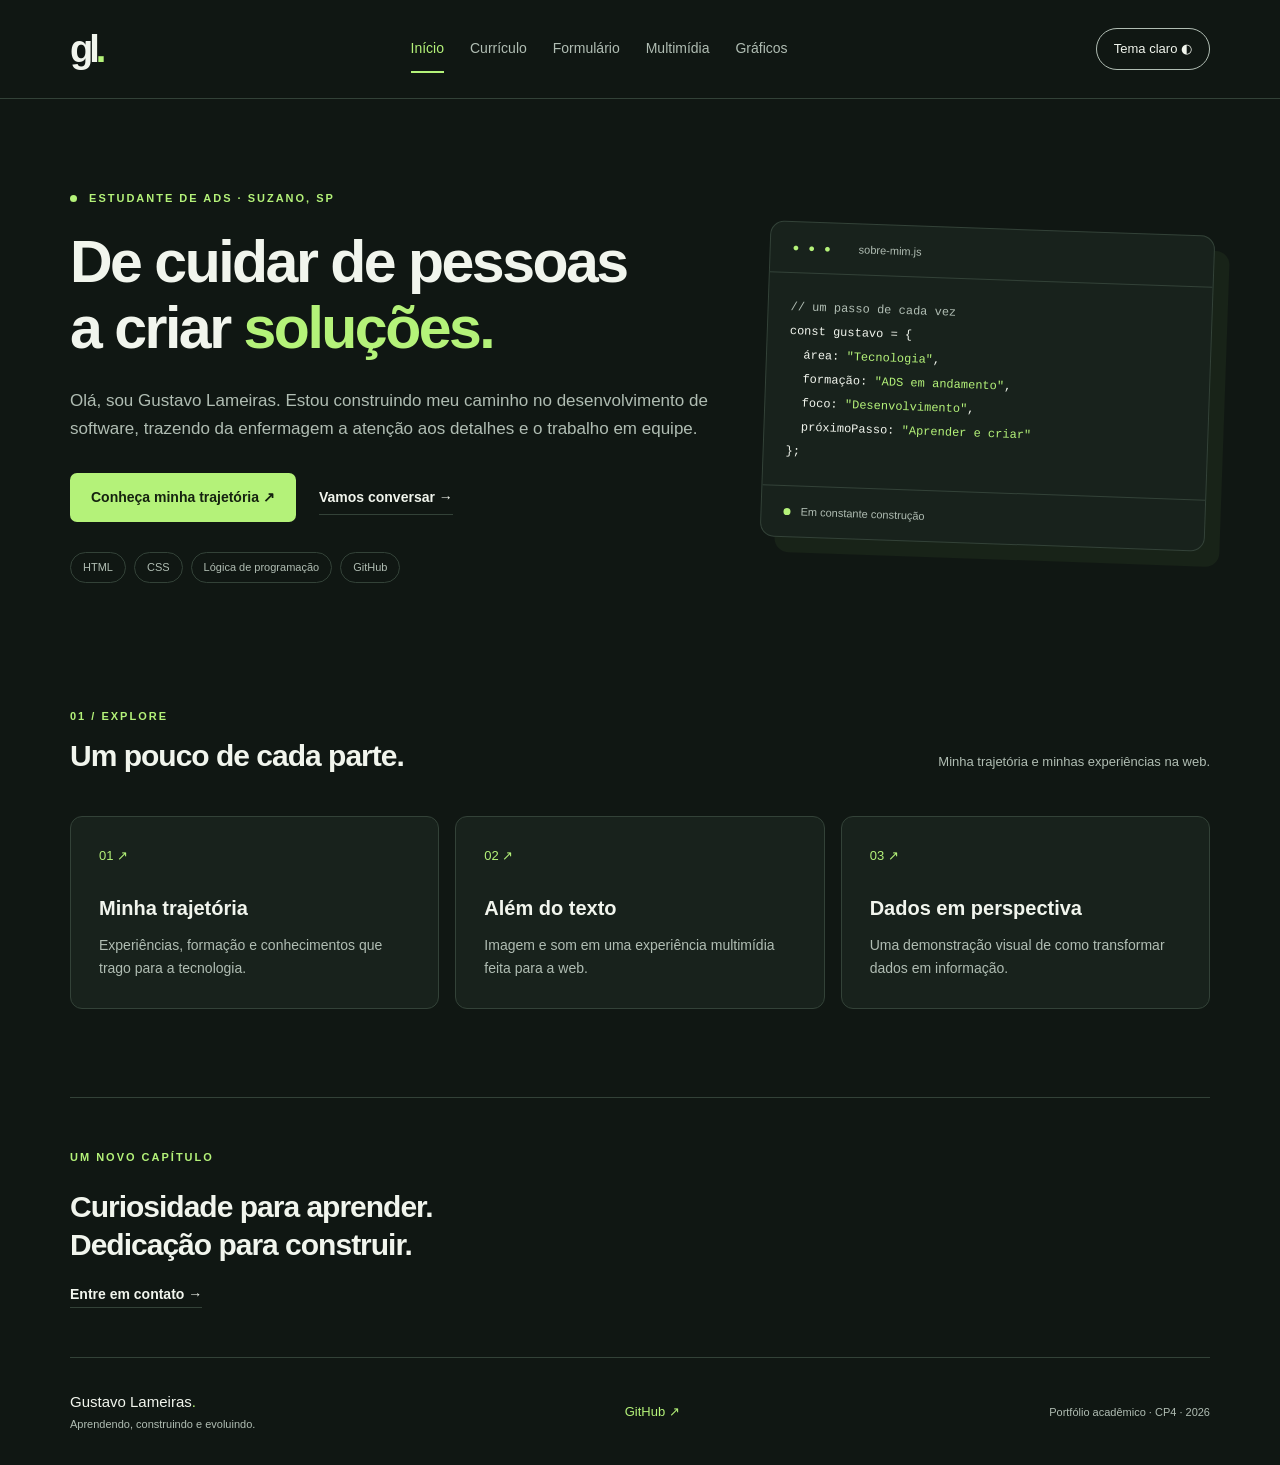
<file: index.html>
<!DOCTYPE html>
<html lang="pt-BR">
<head>
<meta charset="UTF-8">
<meta name="viewport" content="width=device-width, initial-scale=1.0">
<meta name="description" content="Portfólio acadêmico de Gustavo Lameiras: trajetória, estudos e experiências em desenvolvimento web.">
<meta name="color-scheme" content="dark light">
<title>Início | Gustavo Lameiras</title>
<link rel="icon" href="assets/favicon.svg" type="image/svg+xml">
<link rel="stylesheet" href="css/vendor/bootstrap-grid.min.css">
<link rel="stylesheet" href="css/estilos.css?v=cp4">
<script src="js/scripts.js" defer>
</script>
</head>
<body>
<a class="skip" href="#conteudo">Pular para o conteúdo</a>
<header class="site-header">
<div class="wrap header-inner">
<a class="brand" href="index.html" aria-label="Gustavo Lameiras, início">gl<span>.</span>
</a>
<nav aria-label="Menu principal">
<a href="index.html" aria-current="page">Início</a>
<a href="curriculo.html" >Currículo</a>
<a href="formulario.html" >Formulário</a>
<a href="multimidia.html" >Multimídia</a>
<a href="graficos.html" >Gráficos</a>
</nav>
<button id="tema" class="theme" type="button" aria-pressed="false">Tema claro ◐</button>
</div>
</header>
<main tabindex="-1" id="conteudo" class="wrap">
<section class="hero">
<div>
<p class="eyebrow">
<span class="dot">
</span> ESTUDANTE DE ADS · SUZANO, SP</p>
<h1>De cuidar de pessoas<br>a criar <em>soluções.</em>
</h1>
<p class="lead">Olá, sou Gustavo Lameiras. Estou construindo meu caminho no desenvolvimento de software, trazendo da enfermagem a atenção aos detalhes e o trabalho em equipe.</p>
<div class="actions">
<a class="button" href="curriculo.html">Conheça minha trajetória ↗</a>
<a class="text-link" href="formulario.html">Vamos conversar →</a>
</div>
<div class="tags">
<span>HTML</span>
<span>CSS</span>
<span>Lógica de programação</span>
<span>GitHub</span>
</div>
</div>
<aside class="code-card" aria-label="Apresentação em formato de código ilustrativo">
<div class="code-top">
<span>● ● ●</span> sobre-mim.js</div>
<pre>
<span class="muted">// um passo de cada vez</span>
const gustavo = {
  área: <span class="accent">"Tecnologia"</span>,
  formação: <span class="accent">"ADS em andamento"</span>,
  foco: <span class="accent">"Desenvolvimento"</span>,
  próximoPasso: <span class="accent">"Aprender e criar"</span>
};</pre>
<div class="code-bottom">
<span class="dot">
</span> Em constante construção</div>
</aside>
</section>
<section class="section">
<div class="section-heading">
<div>
<p class="eyebrow">01 / EXPLORE</p>
<h2>Um pouco de cada parte.</h2>
</div>
<p class="muted">Minha trajetória e minhas experiências na web.</p>
</div>
<div class="row g-3 portfolio-cards">
<div class="col-12 col-md-4">
<a class="card" href="curriculo.html">
<span class="number">01 ↗</span>
<h3>Minha trajetória</h3>
<p>Experiências, formação e conhecimentos que trago para a tecnologia.</p>
</a>
</div>
<div class="col-12 col-md-4">
<a class="card" href="multimidia.html">
<span class="number">02 ↗</span>
<h3>Além do texto</h3>
<p>Imagem e som em uma experiência multimídia feita para a web.</p>
</a>
</div>
<div class="col-12 col-md-4">
<a class="card" href="graficos.html">
<span class="number">03 ↗</span>
<h3>Dados em perspectiva</h3>
<p>Uma demonstração visual de como transformar dados em informação.</p>
</a>
</div>
</div>
</section>
<section class="callout">
<p class="eyebrow">UM NOVO CAPÍTULO</p>
<h2>Curiosidade para aprender.<br>Dedicação para construir.</h2>
<a class="text-link" href="formulario.html">Entre em contato →</a>
</section>
</main>
<footer class="wrap footer">
<span>Gustavo Lameiras<span class="accent">.</span>
<small>Aprendendo, construindo e evoluindo.</small>
</span>
<a href="https://github.com/glameiras" target="_blank" rel="noopener noreferrer">GitHub ↗</a>
<small>Portfólio acadêmico · CP4 · 2026</small>
</footer>
<p id="storage-status" class="wrap muted" role="status">
</p>
</body>
</html>
</file>
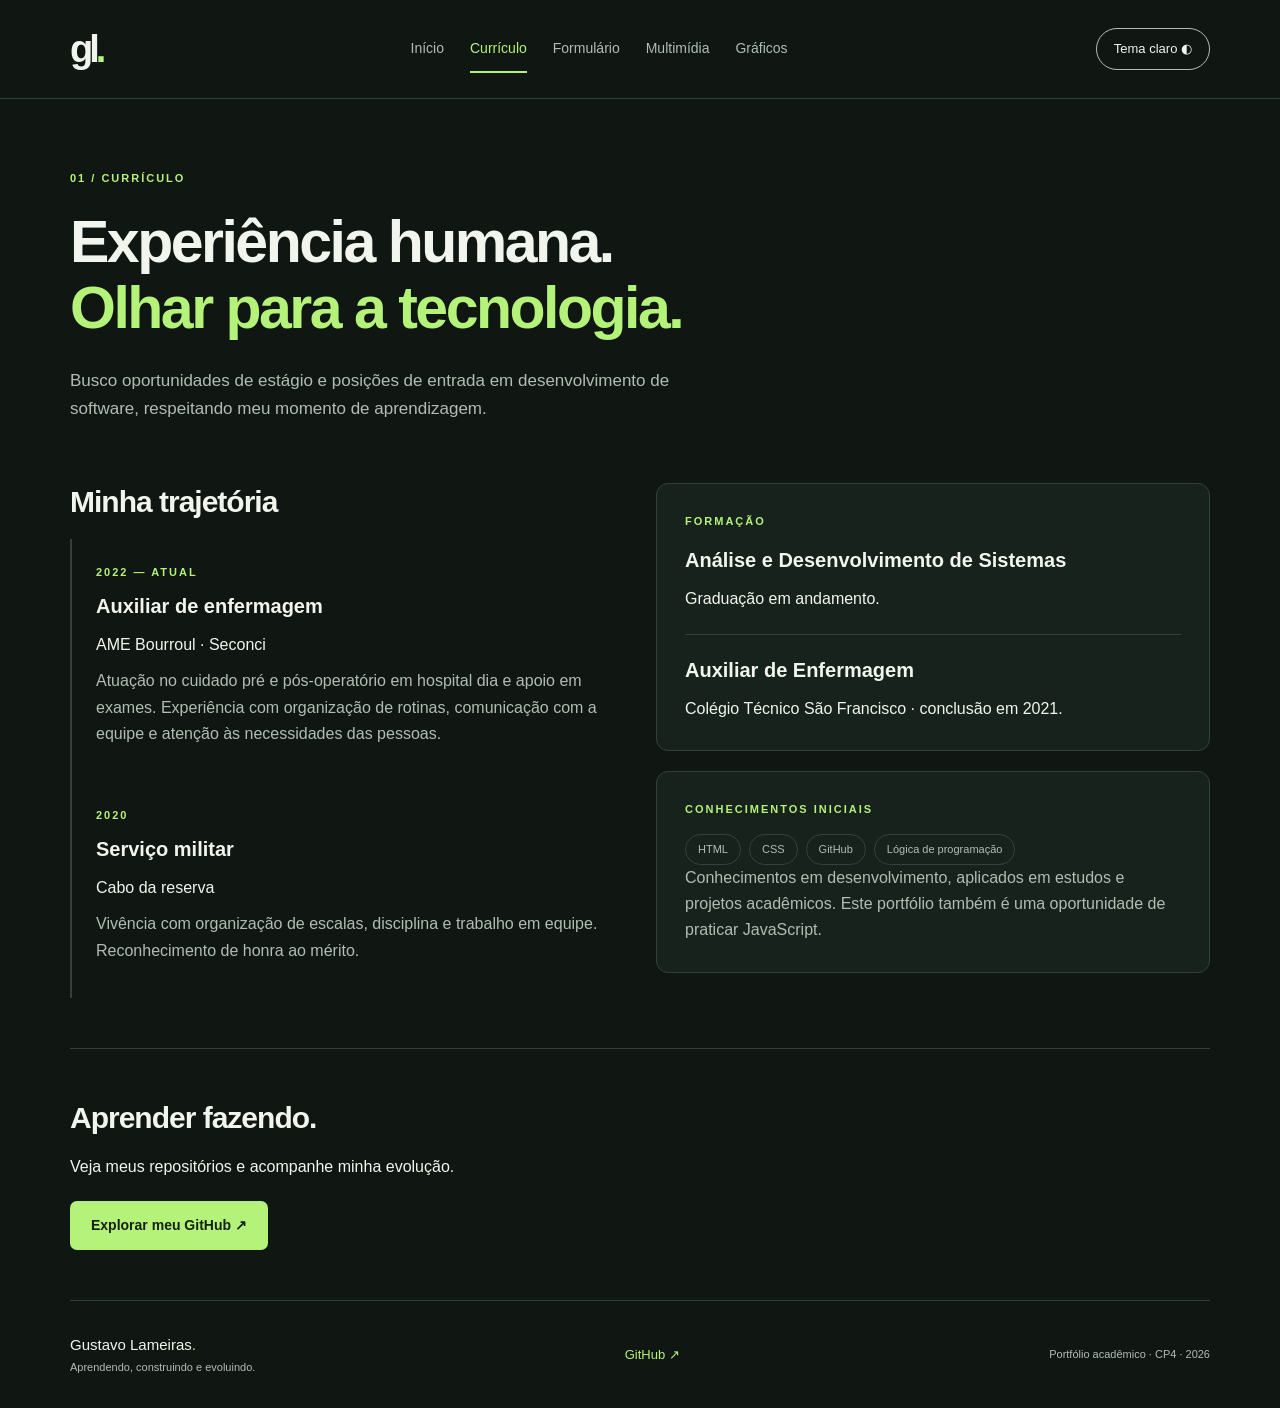
<file: curriculo.html>
<!DOCTYPE html>
<html lang="pt-BR">
<head>
<meta charset="UTF-8">
<meta name="viewport" content="width=device-width, initial-scale=1.0">
<meta name="description" content="Portfólio acadêmico de Gustavo Lameiras: trajetória, estudos e experiências em desenvolvimento web.">
<meta name="color-scheme" content="dark light">
<title>Currículo | Gustavo Lameiras</title>
<link rel="icon" href="assets/favicon.svg" type="image/svg+xml">
<link rel="stylesheet" href="css/vendor/bootstrap-grid.min.css">
<link rel="stylesheet" href="css/estilos.css?v=cp4">
<script src="js/scripts.js" defer>
</script>
</head>
<body>
<a class="skip" href="#conteudo">Pular para o conteúdo</a>
<header class="site-header">
<div class="wrap header-inner">
<a class="brand" href="index.html" aria-label="Gustavo Lameiras, início">gl<span>.</span>
</a>
<nav aria-label="Menu principal">
<a href="index.html" >Início</a>
<a href="curriculo.html" aria-current="page">Currículo</a>
<a href="formulario.html" >Formulário</a>
<a href="multimidia.html" >Multimídia</a>
<a href="graficos.html" >Gráficos</a>
</nav>
<button id="tema" class="theme" type="button" aria-pressed="false">Tema claro ◐</button>
</div>
</header>
<main tabindex="-1" id="conteudo" class="wrap">
<section class="page-intro">
<p class="eyebrow">01 / CURRÍCULO</p>
<h1>Experiência humana.<br>
<em>Olhar para a tecnologia.</em>
</h1>
<p class="lead">Busco oportunidades de estágio e posições de entrada em desenvolvimento de software, respeitando meu momento de aprendizagem.</p>
</section>
<div class="two-columns">
<section>
<h2>Minha trajetória</h2>
<article class="timeline">
<p class="eyebrow">2022 — ATUAL</p>
<h3>Auxiliar de enfermagem</h3>
<p>AME Bourroul · Seconci</p>
<p class="muted">Atuação no cuidado pré e pós-operatório em hospital dia e apoio em exames. Experiência com organização de rotinas, comunicação com a equipe e atenção às necessidades das pessoas.</p>
</article>
<article class="timeline">
<p class="eyebrow">2020</p>
<h3>Serviço militar</h3>
<p>Cabo da reserva</p>
<p class="muted">Vivência com organização de escalas, disciplina e trabalho em equipe. Reconhecimento de honra ao mérito.</p>
</article>
</section>
<aside>
<section class="panel">
<p class="eyebrow">FORMAÇÃO</p>
<h3>Análise e Desenvolvimento de Sistemas</h3>
<p>Graduação em andamento.</p>
<hr>
<h3>Auxiliar de Enfermagem</h3>
<p>Colégio Técnico São Francisco · conclusão em 2021.</p>
</section>
<section class="panel">
<p class="eyebrow">CONHECIMENTOS INICIAIS</p>
<div class="tags">
<span>HTML</span>
<span>CSS</span>
<span>GitHub</span>
<span>Lógica de programação</span>
</div>
<p class="muted">Conhecimentos em desenvolvimento, aplicados em estudos e projetos acadêmicos. Este portfólio também é uma oportunidade de praticar JavaScript.</p>
</section>
</aside>
</div>
<section class="callout">
<h2>Aprender fazendo.</h2>
<p>Veja meus repositórios e acompanhe minha evolução.</p>
<a class="button" href="https://github.com/glameiras" target="_blank" rel="noopener noreferrer">Explorar meu GitHub ↗</a>
</section>
</main>
<footer class="wrap footer">
<span>Gustavo Lameiras<span class="accent">.</span>
<small>Aprendendo, construindo e evoluindo.</small>
</span>
<a href="https://github.com/glameiras" target="_blank" rel="noopener noreferrer">GitHub ↗</a>
<small>Portfólio acadêmico · CP4 · 2026</small>
</footer>
<p id="storage-status" class="wrap muted" role="status">
</p>
</body>
</html>
</file>
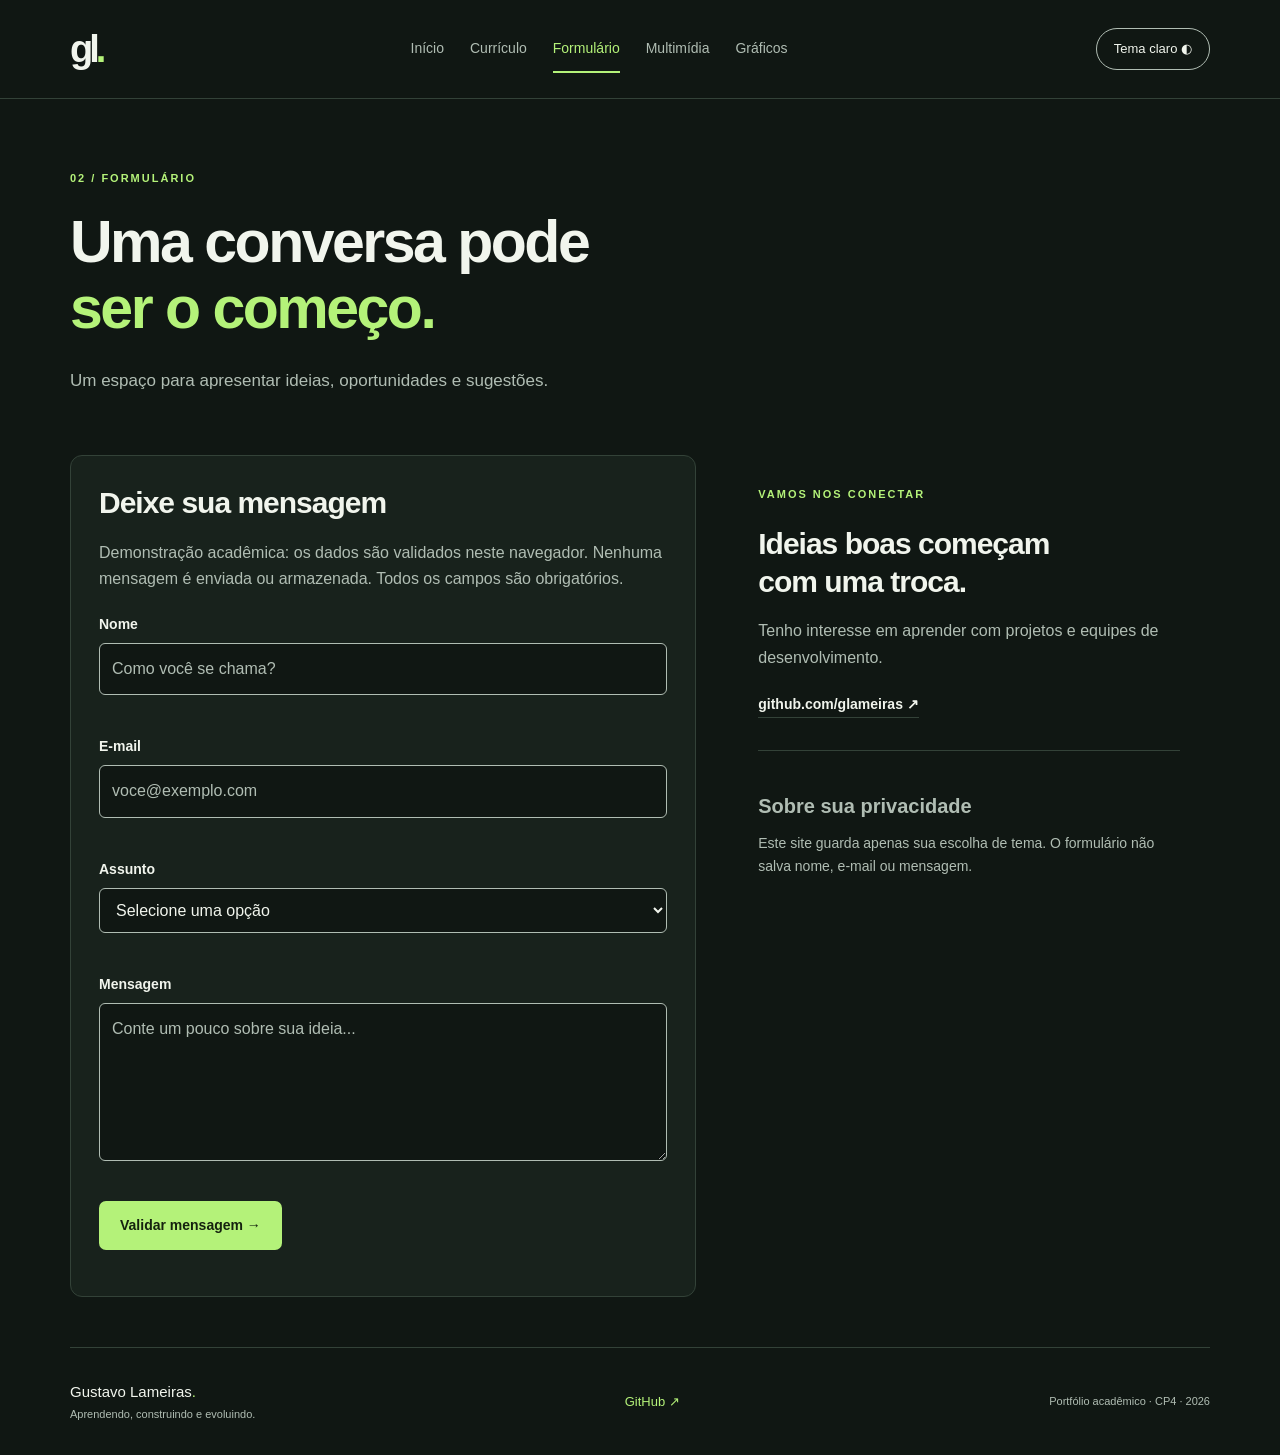
<file: formulario.html>
<!DOCTYPE html>
<html lang="pt-BR">
<head>
<meta charset="UTF-8">
<meta name="viewport" content="width=device-width, initial-scale=1.0">
<meta name="description" content="Portfólio acadêmico de Gustavo Lameiras: trajetória, estudos e experiências em desenvolvimento web.">
<meta name="color-scheme" content="dark light">
<title>Formulário | Gustavo Lameiras</title>
<link rel="icon" href="assets/favicon.svg" type="image/svg+xml">
<link rel="stylesheet" href="css/vendor/bootstrap-grid.min.css">
<link rel="stylesheet" href="css/estilos.css?v=cp4">
<script src="js/scripts.js" defer>
</script>
</head>
<body>
<a class="skip" href="#conteudo">Pular para o conteúdo</a>
<header class="site-header">
<div class="wrap header-inner">
<a class="brand" href="index.html" aria-label="Gustavo Lameiras, início">gl<span>.</span>
</a>
<nav aria-label="Menu principal">
<a href="index.html" >Início</a>
<a href="curriculo.html" >Currículo</a>
<a href="formulario.html" aria-current="page">Formulário</a>
<a href="multimidia.html" >Multimídia</a>
<a href="graficos.html" >Gráficos</a>
</nav>
<button id="tema" class="theme" type="button" aria-pressed="false">Tema claro ◐</button>
</div>
</header>
<main tabindex="-1" id="conteudo" class="wrap">
<section class="page-intro">
<p class="eyebrow">02 / FORMULÁRIO</p>
<h1>Uma conversa pode<br>
<em>ser o começo.</em>
</h1>
<p class="lead">Um espaço para apresentar ideias, oportunidades e sugestões.</p>
</section>
<div class="two-columns form-layout">
<section class="panel">
<h2>Deixe sua mensagem</h2>
<p class="muted" id="form-note">Demonstração acadêmica: os dados são validados neste navegador. Nenhuma mensagem é enviada ou armazenada. Todos os campos são obrigatórios.</p>
<form id="contato" novalidate aria-describedby="form-note">
<label for="nome">Nome</label>
<input id="nome" name="nome" autocomplete="name" required minlength="2" maxlength="80" aria-describedby="erro-nome" placeholder="Como você se chama?">
<span class="error" id="erro-nome">
</span>
<label for="email">E-mail</label>
<input type="email" id="email" name="email" autocomplete="email" required maxlength="150" aria-describedby="erro-email" placeholder="voce@exemplo.com">
<span class="error" id="erro-email">
</span>
<label for="assunto">Assunto</label>
<select id="assunto" name="assunto" required aria-describedby="erro-assunto">
<option value="">Selecione uma opção</option>
<option>Oportunidade profissional</option>
<option>Projeto acadêmico</option>
<option>Sugestão ou dúvida</option>
</select>
<span class="error" id="erro-assunto">
</span>
<label for="mensagem">Mensagem</label>
<textarea id="mensagem" name="mensagem" rows="5" required minlength="10" maxlength="2000" aria-describedby="erro-mensagem" placeholder="Conte um pouco sobre sua ideia...">
</textarea>
<span class="error" id="erro-mensagem">
</span>
<button class="button" type="submit">Validar mensagem →</button>
<p id="form-feedback" role="status" aria-live="polite">
</p>
</form>
</section>
<aside>
<p class="eyebrow">VAMOS NOS CONECTAR</p>
<h2>Ideias boas começam<br>com uma troca.</h2>
<p class="muted">Tenho interesse em aprender com projetos e equipes de desenvolvimento.</p>
<a class="text-link" href="https://github.com/glameiras" target="_blank" rel="noopener noreferrer">github.com/glameiras ↗</a>
<div class="small-note">
<h3>Sobre sua privacidade</h3>
<p>Este site guarda apenas sua escolha de tema. O formulário não salva nome, e-mail ou mensagem.</p>
</div>
</aside>
</div>
</main>
<footer class="wrap footer">
<span>Gustavo Lameiras<span class="accent">.</span>
<small>Aprendendo, construindo e evoluindo.</small>
</span>
<a href="https://github.com/glameiras" target="_blank" rel="noopener noreferrer">GitHub ↗</a>
<small>Portfólio acadêmico · CP4 · 2026</small>
</footer>
<p id="storage-status" class="wrap muted" role="status">
</p>
</body>
</html>
</file>
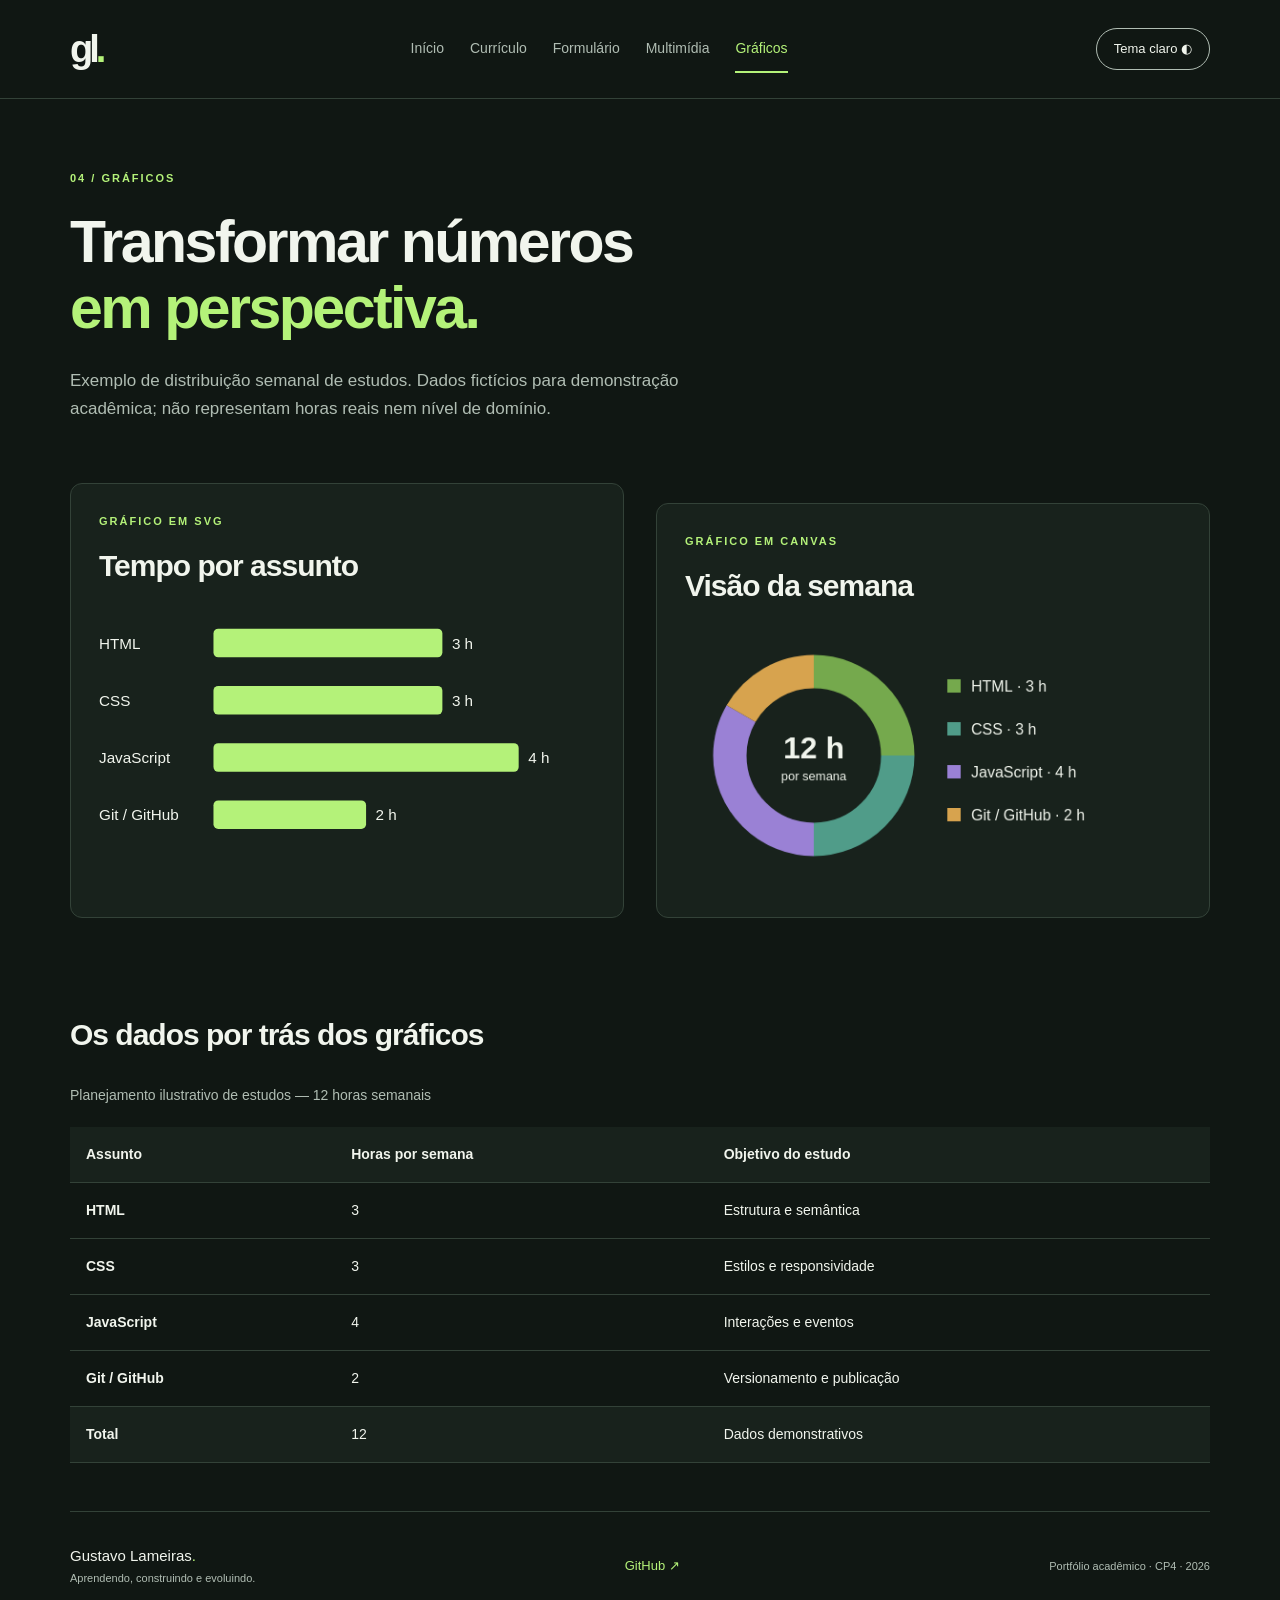
<file: graficos.html>
<!DOCTYPE html>
<html lang="pt-BR">
<head>
<meta charset="UTF-8">
<meta name="viewport" content="width=device-width, initial-scale=1.0">
<meta name="description" content="Portfólio acadêmico de Gustavo Lameiras: trajetória, estudos e experiências em desenvolvimento web.">
<meta name="color-scheme" content="dark light">
<title>Gráficos | Gustavo Lameiras</title>
<link rel="icon" href="assets/favicon.svg" type="image/svg+xml">
<link rel="stylesheet" href="css/vendor/bootstrap-grid.min.css">
<link rel="stylesheet" href="css/estilos.css?v=cp4">
<script src="js/scripts.js" defer>
</script>
</head>
<body>
<a class="skip" href="#conteudo">Pular para o conteúdo</a>
<header class="site-header">
<div class="wrap header-inner">
<a class="brand" href="index.html" aria-label="Gustavo Lameiras, início">gl<span>.</span>
</a>
<nav aria-label="Menu principal">
<a href="index.html" >Início</a>
<a href="curriculo.html" >Currículo</a>
<a href="formulario.html" >Formulário</a>
<a href="multimidia.html" >Multimídia</a>
<a href="graficos.html" aria-current="page">Gráficos</a>
</nav>
<button id="tema" class="theme" type="button" aria-pressed="false">Tema claro ◐</button>
</div>
</header>
<main tabindex="-1" id="conteudo" class="wrap">
<section class="page-intro">
<p class="eyebrow">04 / GRÁFICOS</p>
<h1>Transformar números<br>
<em>em perspectiva.</em>
</h1>
<p class="lead">Exemplo de distribuição semanal de estudos. Dados fictícios para demonstração acadêmica; não representam horas reais nem nível de domínio.</p>
</section>
<div class="two-columns">
<section class="panel">
<p class="eyebrow">GRÁFICO EM SVG</p>
<h2>Tempo por assunto</h2>
<svg class="bar-chart" viewBox="0 0 520 280" role="img" aria-labelledby="chart-title chart-desc">
<title id="chart-title">Horas de estudo por assunto</title>
<desc id="chart-desc">HTML: 3 horas. CSS: 3 horas. JavaScript: 4 horas. Git e GitHub: 2 horas.</desc>
<g fill="currentColor" font-size="16">
<text x="0" y="49">HTML</text>
<text x="0" y="109">CSS</text>
<text x="0" y="169">JavaScript</text>
<text x="0" y="229">Git / GitHub</text>
</g>
<g fill="var(--accent)">
<rect x="120" y="28" width="240" height="30" rx="5"/>
<rect x="120" y="88" width="240" height="30" rx="5"/>
<rect x="120" y="148" width="320" height="30" rx="5"/>
<rect x="120" y="208" width="160" height="30" rx="5"/>
</g>
<g fill="currentColor" font-size="16">
<text x="370" y="49">3 h</text>
<text x="370" y="109">3 h</text>
<text x="450" y="169">4 h</text>
<text x="290" y="229">2 h</text>
</g>
</svg>
</section>
<section class="panel">
<p class="eyebrow">GRÁFICO EM CANVAS</p>
<h2>Visão da semana</h2>
<canvas id="grafico" width="520" height="280" role="img" aria-label="Gráfico de rosca: HTML 3 horas, CSS 3 horas, JavaScript 4 horas, Git e GitHub 2 horas, total de 12 horas. Os mesmos dados estão na tabela abaixo.">Consulte os dados completos na tabela abaixo.</canvas>
</section>
</div>
<section class="section">
<h2>Os dados por trás dos gráficos</h2>
<div class="table-scroll">
<table>
<caption>Planejamento ilustrativo de estudos — 12 horas semanais</caption>
<thead>
<tr>
<th scope="col">Assunto</th>
<th scope="col">Horas por semana</th>
<th scope="col">Objetivo do estudo</th>
</tr>
</thead>
<tbody>
<tr>
<th scope="row">HTML</th>
<td>3</td>
<td>Estrutura e semântica</td>
</tr>
<tr>
<th scope="row">CSS</th>
<td>3</td>
<td>Estilos e responsividade</td>
</tr>
<tr>
<th scope="row">JavaScript</th>
<td>4</td>
<td>Interações e eventos</td>
</tr>
<tr>
<th scope="row">Git / GitHub</th>
<td>2</td>
<td>Versionamento e publicação</td>
</tr>
</tbody>
<tfoot>
<tr>
<th scope="row">Total</th>
<td>12</td>
<td>Dados demonstrativos</td>
</tr>
</tfoot>
</table>
</div>
</section>
</main>
<footer class="wrap footer">
<span>Gustavo Lameiras<span class="accent">.</span>
<small>Aprendendo, construindo e evoluindo.</small>
</span>
<a href="https://github.com/glameiras" target="_blank" rel="noopener noreferrer">GitHub ↗</a>
<small>Portfólio acadêmico · CP4 · 2026</small>
</footer>
<p id="storage-status" class="wrap muted" role="status">
</p>
</body>
</html>
</file>
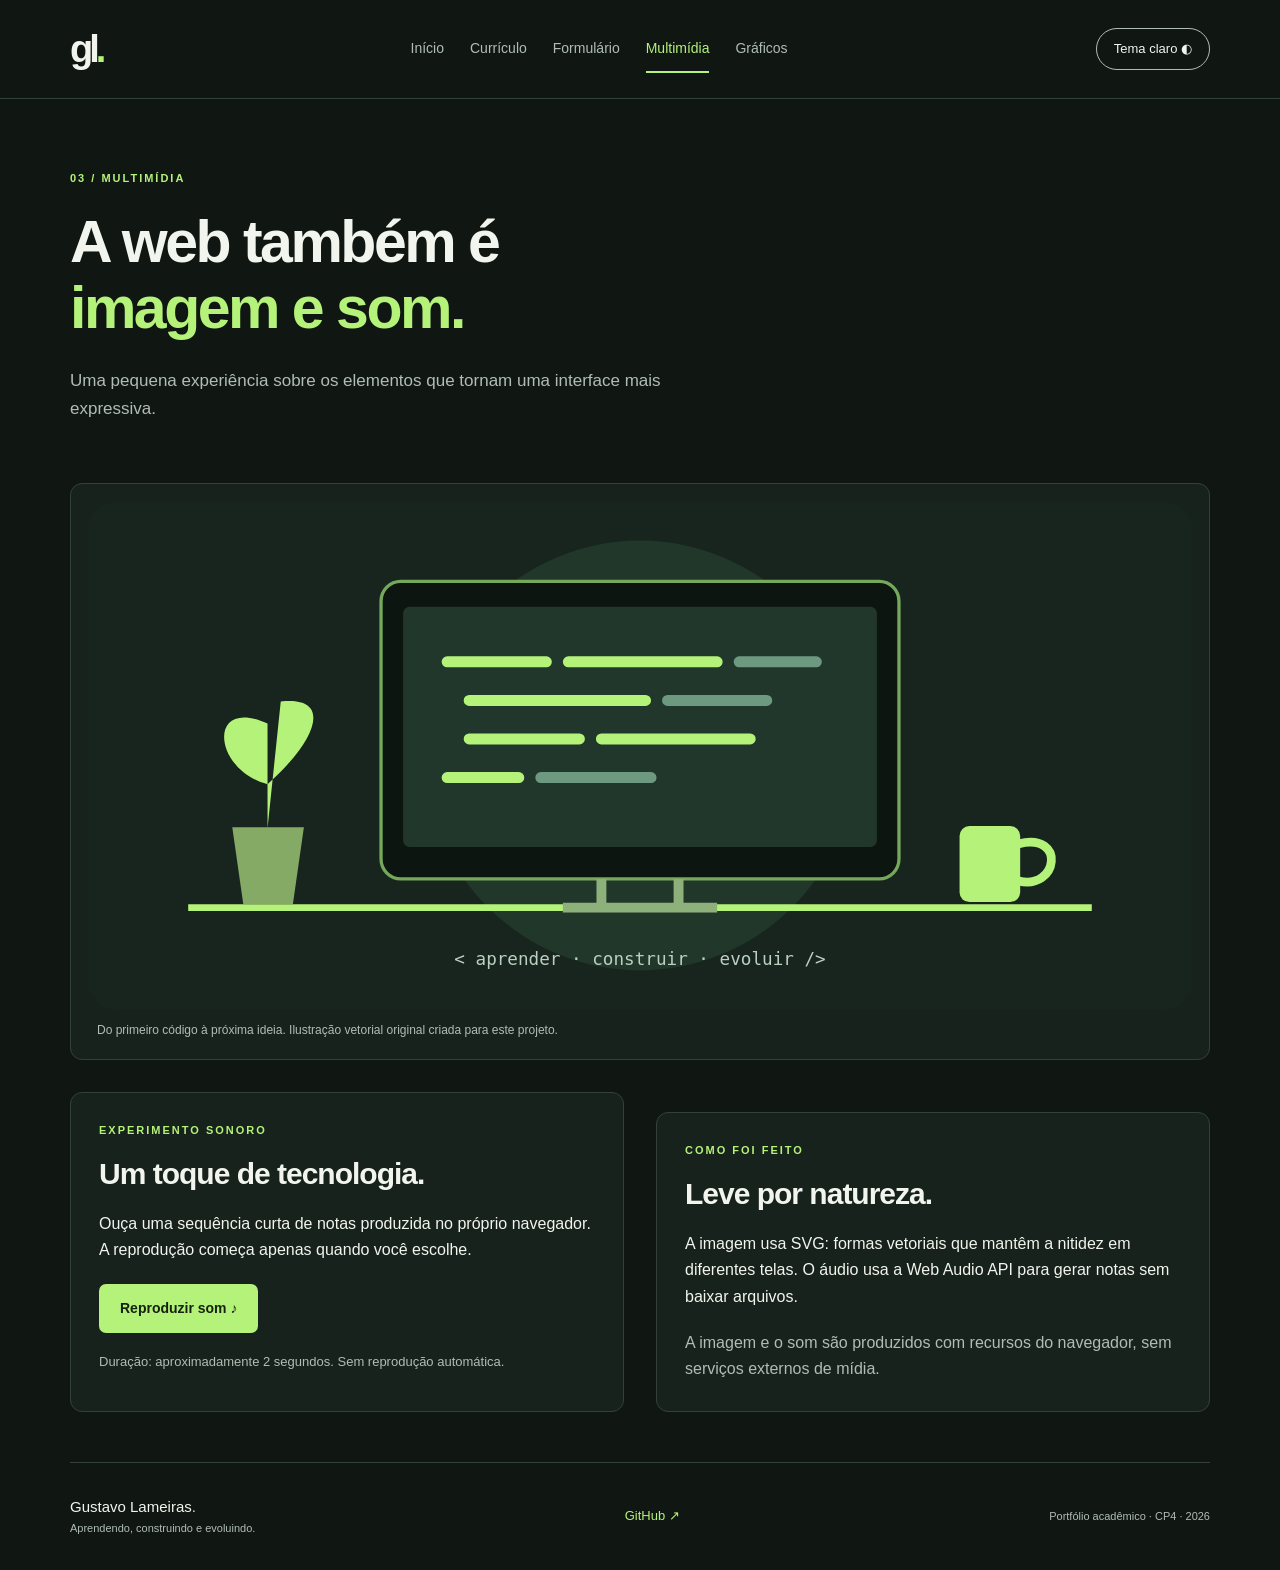
<file: multimidia.html>
<!DOCTYPE html>
<html lang="pt-BR">
<head>
<meta charset="UTF-8">
<meta name="viewport" content="width=device-width, initial-scale=1.0">
<meta name="description" content="Portfólio acadêmico de Gustavo Lameiras: trajetória, estudos e experiências em desenvolvimento web.">
<meta name="color-scheme" content="dark light">
<title>Multimídia | Gustavo Lameiras</title>
<link rel="icon" href="assets/favicon.svg" type="image/svg+xml">
<link rel="stylesheet" href="css/vendor/bootstrap-grid.min.css">
<link rel="stylesheet" href="css/estilos.css?v=cp4">
<script src="js/scripts.js" defer>
</script>
</head>
<body>
<a class="skip" href="#conteudo">Pular para o conteúdo</a>
<header class="site-header">
<div class="wrap header-inner">
<a class="brand" href="index.html" aria-label="Gustavo Lameiras, início">gl<span>.</span>
</a>
<nav aria-label="Menu principal">
<a href="index.html" >Início</a>
<a href="curriculo.html" >Currículo</a>
<a href="formulario.html" >Formulário</a>
<a href="multimidia.html" aria-current="page">Multimídia</a>
<a href="graficos.html" >Gráficos</a>
</nav>
<button id="tema" class="theme" type="button" aria-pressed="false">Tema claro ◐</button>
</div>
</header>
<main tabindex="-1" id="conteudo" class="wrap">
<section class="page-intro">
<p class="eyebrow">03 / MULTIMÍDIA</p>
<h1>A web também é<br>
<em>imagem e som.</em>
</h1>
<p class="lead">Uma pequena experiência sobre os elementos que tornam uma interface mais expressiva.</p>
</section>
<figure class="art panel">
<img src="assets/workspace.svg" width="1000" height="460" alt="Ilustração de uma mesa com computador exibindo código, uma planta e uma caneca, em tons de verde.">
<figcaption>Do primeiro código à próxima ideia. Ilustração vetorial original criada para este projeto.</figcaption>
</figure>
<div class="two-columns">
<section class="panel">
<p class="eyebrow">EXPERIMENTO SONORO</p>
<h2>Um toque de tecnologia.</h2>
<p>Ouça uma sequência curta de notas produzida no próprio navegador. A reprodução começa apenas quando você escolhe.</p>
<button id="som" class="button" type="button">Reproduzir som ♪</button>
<p id="som-status" role="status">Duração: aproximadamente 2 segundos. Sem reprodução automática.</p>
</section>
<section class="panel">
<p class="eyebrow">COMO FOI FEITO</p>
<h2>Leve por natureza.</h2>
<p>A imagem usa SVG: formas vetoriais que mantêm a nitidez em diferentes telas. O áudio usa a Web Audio API para gerar notas sem baixar arquivos.</p>
<p class="muted">A imagem e o som são produzidos com recursos do navegador, sem serviços externos de mídia.</p>
</section>
</div>
</main>
<footer class="wrap footer">
<span>Gustavo Lameiras<span class="accent">.</span>
<small>Aprendendo, construindo e evoluindo.</small>
</span>
<a href="https://github.com/glameiras" target="_blank" rel="noopener noreferrer">GitHub ↗</a>
<small>Portfólio acadêmico · CP4 · 2026</small>
</footer>
<p id="storage-status" class="wrap muted" role="status">
</p>
</body>
</html>
</file>
<file: css/estilos.css>
/* Paleta compartilhada por todas as páginas. */
:root{color-scheme:dark;--bg:#101713;--surface:#18221c;--text:#f1f5ed;--muted:#b0bdb3;--accent:#b4f279;--line:#334238;--button-text:#15220f;--error:#ffaaa3}

:root[data-tema="claro"]{color-scheme:light;--bg:#f5f7f0;--surface:#fff;--text:#19251c;--muted:#526354;--accent:#32651c;--line:#d0dbcb;--button-text:#fff;--error:#a52323}

*{box-sizing:border-box}
body{margin:0;background:var(--bg);color:var(--text);font-family:Arial,Helvetica,sans-serif;line-height:1.65}
a{color:inherit;text-decoration:none}
button,input,textarea,select{font:inherit}
button,a,input,textarea,select{-webkit-tap-highlight-color:transparent}
a:focus-visible,button:focus-visible,input:focus-visible,textarea:focus-visible,select:focus-visible{outline:3px solid var(--accent);outline-offset:5px}
button{cursor:pointer}
.wrap{width:min(1140px,calc(100% - 64px));margin:auto}
.site-header{border-bottom:1px solid var(--line)}
.header-inner{min-height:98px;display:flex;align-items:center;gap:40px}
.brand{font-size:38px;letter-spacing:-4px;font-weight:800}
.brand span,.accent{color:var(--accent)}
nav{display:flex;gap:26px;flex:1;justify-content:center}
nav a{color:var(--muted);font-size:14px;padding:10px 0}
nav a:hover,nav a[aria-current]{color:var(--accent)}
nav a[aria-current]{box-shadow:0 2px var(--accent)}
.theme{border:1px solid var(--line);background:transparent;color:var(--text);border-radius:30px;padding:9px 17px;font-size:13px;white-space:nowrap}
.hero{padding:90px 0 76px;display:grid;grid-template-columns:1.45fr 1fr;gap:50px;align-items:center}
.eyebrow{font-size:11px;font-weight:700;letter-spacing:2px;color:var(--accent);margin:0 0 22px}
.dot{display:inline-block;width:7px;height:7px;background:var(--accent);border-radius:50%;margin-right:7px}
h1{font-size:clamp(36px,4.7vw,59px);line-height:1.12;letter-spacing:-2.5px;margin:0 0 26px}
h1 em{font-style:normal;color:var(--accent)}
h2{font-size:30px;line-height:1.25;letter-spacing:-1px;margin:0 0 18px}
h3{font-size:20px;line-height:1.35;margin:12px 0}
p{margin:0 0 20px}
.lead{font-size:17px;color:var(--muted);max-width:650px}
.actions{display:flex;gap:23px;align-items:center;margin:30px 0;flex-wrap:wrap}
.button{display:inline-block;background:var(--accent);color:var(--button-text);border:0;padding:13px 21px;border-radius:7px;font-weight:700;font-size:14px}
.button:hover{filter:brightness(.92)}
.text-link{font-size:14px;font-weight:700;border-bottom:1px solid var(--line);padding:5px 0}
.tags{display:flex;gap:8px;flex-wrap:wrap}
.tags span{font-size:11px;color:var(--muted);border:1px solid var(--line);padding:5px 12px;border-radius:30px}
.code-card{background:var(--surface);border:1px solid var(--line);border-radius:14px;box-shadow:15px 15px 0 color-mix(in srgb,var(--accent) 5%,transparent);transform:rotate(2deg);overflow:hidden}
.code-top,.code-bottom{padding:16px 22px;font-size:11px;color:var(--muted)}
.code-top{border-bottom:1px solid var(--line);display:flex;gap:25px}
.code-top span{letter-spacing:3px;color:var(--accent)}
pre{font-size:12px;line-height:2;padding:22px;margin:0;white-space:pre-wrap}
.code-bottom{border-top:1px solid var(--line)}
.muted{color:var(--muted)}
.section{padding:48px 0}
.section-heading{display:flex;justify-content:space-between;align-items:end;gap:28px}
.section-heading .eyebrow{margin-bottom:12px}
.section-heading>p{font-size:13px}
.cards{display:grid;grid-template-columns:repeat(3,1fr);gap:18px;margin-top:24px}
.card,.panel{background:var(--surface);border:1px solid var(--line);border-radius:12px;padding:28px}
.card{transition:transform .2s,border-color .2s}
.card:hover{transform:translateY(-4px);border-color:var(--accent)}
.card p{color:var(--muted);font-size:14px;margin-bottom:0}
.number{display:block;color:var(--accent);font-size:13px;margin-bottom:28px}
.callout{border-top:1px solid var(--line);padding:50px 0;margin-top:40px}
.footer{border-top:1px solid var(--line);padding:32px 0;display:flex;align-items:center;justify-content:space-between;gap:24px;font-size:15px}
.footer small{display:block;font-size:11px;color:var(--muted)}
.footer a{color:var(--accent);font-size:13px}
.page-intro{padding:70px 0 40px}
.two-columns{display:grid;grid-template-columns:1fr 1fr;gap:32px;margin-bottom:50px}
.panel+.panel{margin-top:20px}
.panel .eyebrow{margin-bottom:16px}
.panel p:last-child{margin-bottom:0}
.timeline{padding:24px 0 24px 24px;border-left:2px solid var(--line)}
.timeline .eyebrow{margin-bottom:12px}
.timeline p{margin-bottom:10px}
hr{border:0;border-top:1px solid var(--line);margin:22px 0}
.form-layout{grid-template-columns:1.3fr 1fr}
.form-layout>aside{padding:30px}
.small-note{padding-top:30px;margin-top:32px;border-top:1px solid var(--line);font-size:14px;color:var(--muted)}
label{display:block;font-size:14px;font-weight:700;margin:18px 0 7px}
input,select,textarea{display:block;width:100%;border:1px solid var(--line);border-radius:6px;background:var(--bg);color:var(--text);padding:12px}
textarea{resize:vertical}
input::placeholder,textarea::placeholder{color:var(--muted)}
.error{display:block;color:var(--error);font-size:13px;min-height:22px}
form button{margin-top:18px}
#form-feedback{margin-top:18px}
#form-feedback.success{color:var(--accent)}
#form-feedback.failure{color:var(--error)}
[aria-invalid="true"]{border-color:var(--error)}
.art{margin:0 0 32px;padding:18px}
.art img{display:block;width:100%;height:auto;border-radius:8px}
figcaption{font-size:12px;color:var(--muted);padding:12px 8px 0}
#som-status{font-size:13px;color:var(--muted);margin-top:18px}
.bar-chart,canvas{width:100%;height:auto;display:block}
.table-scroll{overflow-x:auto}
table{border-collapse:collapse;width:100%;font-size:14px}
caption{text-align:left;color:var(--muted);margin:12px 0 20px}
th,td{text-align:left;border-bottom:1px solid var(--line);padding:16px}
thead,tfoot{background:var(--surface)}
.skip{position:absolute;left:20px;top:-100px;background:var(--accent);color:var(--button-text);padding:12px;z-index:10}
.skip:focus{top:10px}
#storage-status{font-size:12px}

@media(max-width:900px){.header-inner{gap:18px;flex-wrap:wrap;padding:18px 0}
.brand{margin-right:auto}
nav{order:3;flex-basis:100%;justify-content:space-between;gap:12px}
.hero{grid-template-columns:1fr;padding-top:50px}
.code-card{transform:none;max-width:560px;width:100%}
.section-heading{display:block}
.two-columns{gap:20px}
.form-layout>aside{padding:10px}
.cards{gap:12px}
.card{padding:22px}
}

@media(max-width:600px){.wrap{width:calc(100% - 36px)}
nav{flex-wrap:wrap;justify-content:flex-start;gap:6px 19px}
nav a{font-size:13px}
.hero{gap:32px;padding-bottom:20px}
h1{letter-spacing:-1.4px}
h2{font-size:26px}
.cards,.two-columns{grid-template-columns:1fr}
.card{padding:24px}
.number{margin-bottom:15px}
.page-intro{padding-top:42px}
.panel{padding:22px}
.footer{align-items:flex-start;flex-wrap:wrap}
.footer>small{flex-basis:100%}
.section{padding:28px 0}
.form-layout>aside{padding:12px 0}
th,td{padding:12px;min-width:100px}
}

@media(prefers-reduced-motion:reduce){*{transition:none!important;scroll-behavior:auto!important}
}


/* CP4: integração do grid Bootstrap e ajustes de acessibilidade. */
.portfolio-cards{margin-top:8px}
.portfolio-cards .card{display:block;height:100%}
.hero>* , .two-columns>*{min-width:0}
pre{overflow-wrap:anywhere}
input,select,textarea,.theme{border-color:var(--muted)}
#conteudo:focus{outline:none}
@media(max-width:380px){th,td{padding:8px;min-width:0;overflow-wrap:anywhere}pre{padding:16px;font-size:11px}}
</file>
